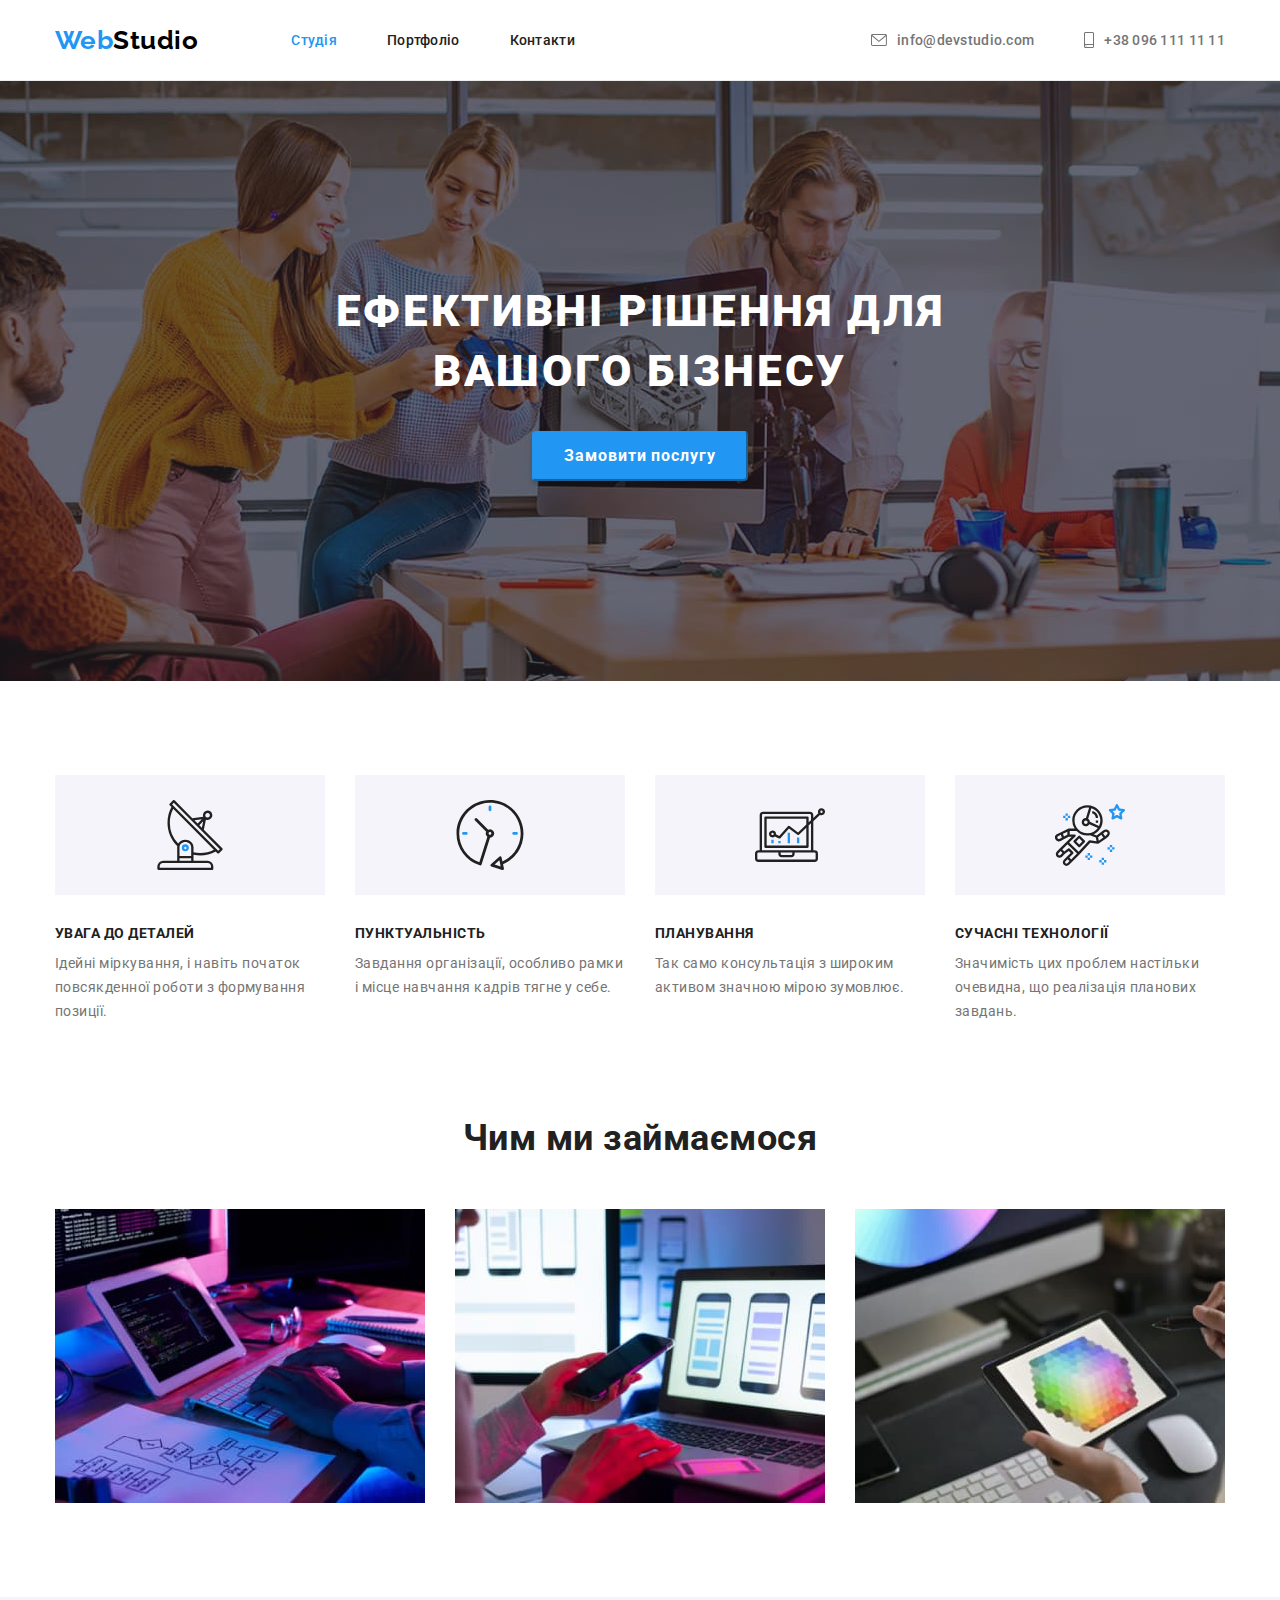
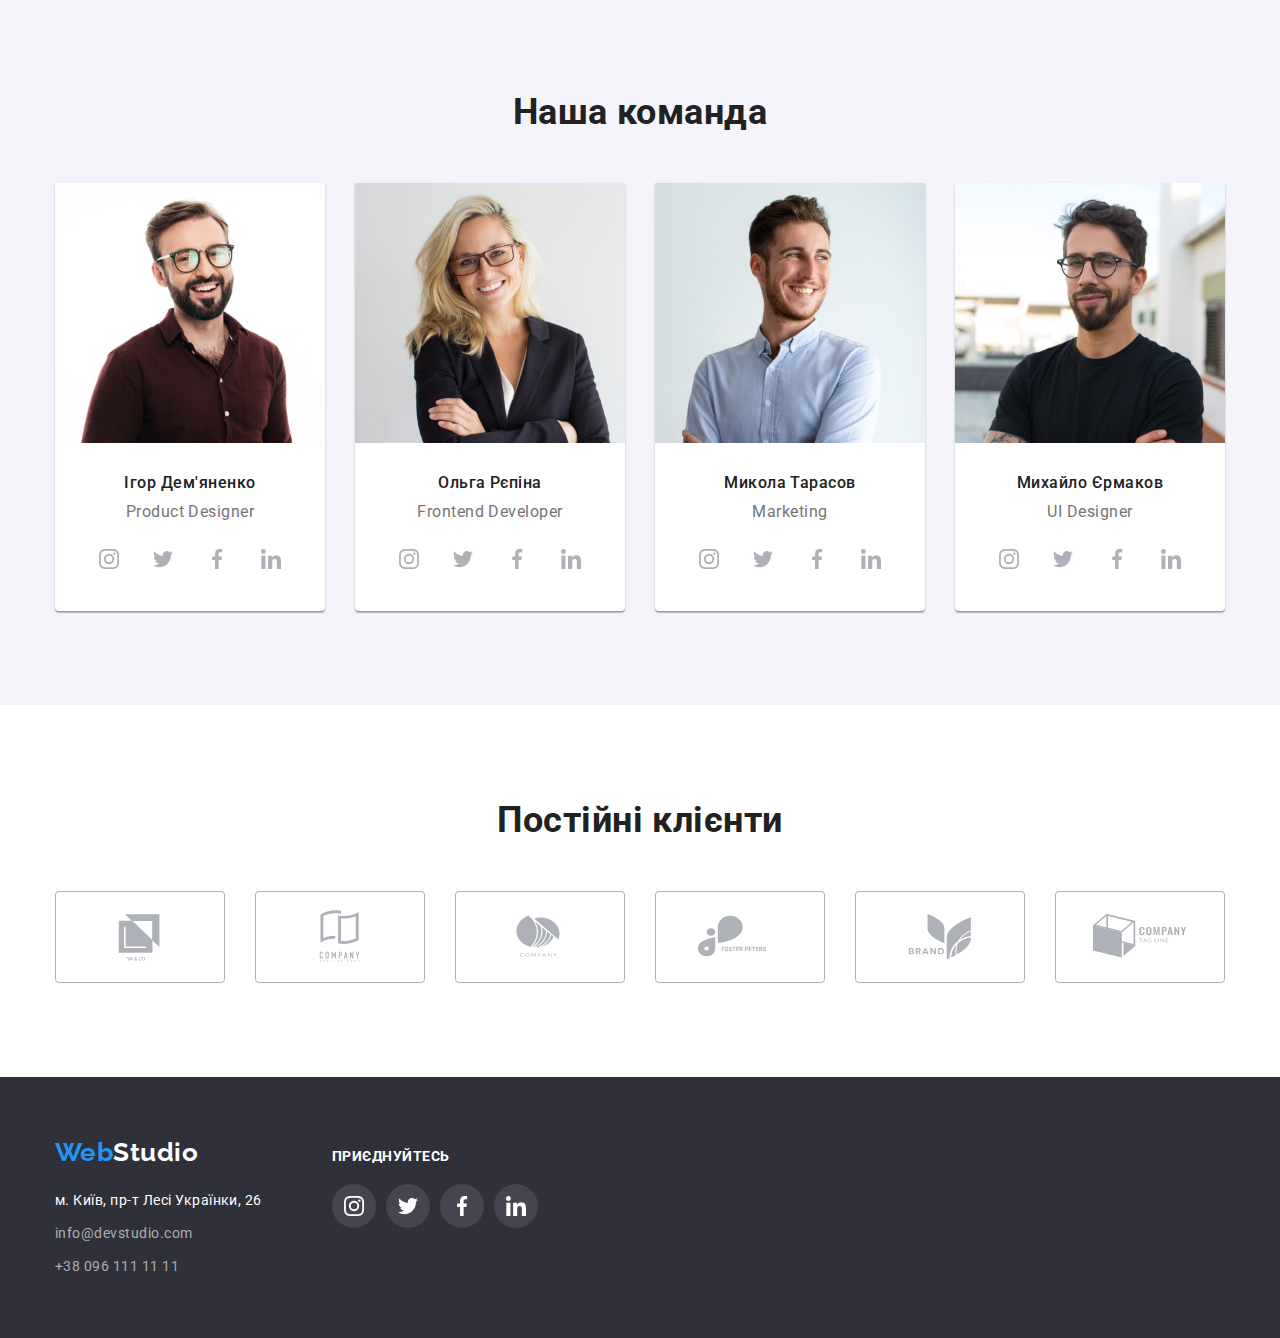
<file: index.html>
<!DOCTYPE html>
<html lang="uk">
  <head>
    <meta charset="utf-8" />
    <meta name="viewport" content="width=device-width, initial-scale=1.0" />
    <title>WebStudio</title>
    <link rel="preconnect" href="https://fonts.googleapis.com" />
    <link rel="preconnect" href="https://fonts.gstatic.com" crossorigin />
    <link
      href="https://fonts.googleapis.com/css2?family=Raleway:wght@700&family=Roboto:wght@400;500;700;900&display=swap"
      rel="stylesheet"
    />
    <link
      rel="stylesheet"
      href="https://cdnjs.cloudflare.com/ajax/libs/modern-normalize/1.1.0/modern-normalize.min.css"
    />
    <link rel="stylesheet" href="./css/styles.css" />
  </head>

  <body>
    <header class="header">
      <div class="header-menu container">
        <nav class="main-nav">
          <a href="/" class="logo"><span class="logo-web">Web</span>Studio</a>
          <ul class="site-nav list-menu">
            <li class="item">
              <a class="link link-current" href="./index.html">Студія</a>
            </li>
            <li class="item">
              <a class="link" href="./portfolio.html">Портфоліо</a>
            </li>
            <li class="item"><a class="link" href="">Контакти</a></li>
          </ul>
        </nav>

        <ul class="list-contacts list">
          <li class="item">
            <a class="contact" href="mailto:info@devstudio.com">
              <svg width="16" height="12" class="contact-icon">
                <use href="./images/icons.svg#icon-envelope"></use>
              </svg>
              info@devstudio.com
            </a>
          </li>
          <li class="item">
            <a class="contact" href="tel:+380961111111">
              <svg width="10" height="16" class="contact-icon">
                <use href="./images/icons.svg#icon-smartphone"></use>
              </svg>
              +38 096 111 11 11
            </a>
          </li>
        </ul>
      </div>
    </header>
    <main>
      <section class="section hero">
        <div class="container">
          <h1 class="solutions">Ефективні рішення для вашого бізнесу</h1>
          <button class="order-button" type="button">Замовити послугу</button>
        </div>
      </section>
      <!-- Наші переваги -->
      <section class="section">
        <div class="container">
          <h2 class="advantages">Наші переваги</h2>
          <ul class="features list">
            <li class="list-features">
              <div class="cont-features-icon">
                <svg width="70" height="70" class="list-features-icon">
                  <use href="./images/icons.svg#icon-antenna"></use>
                </svg>
              </div>
              <h3 class="advantages-head">Увага до деталей</h3>
              <p class="section-par">
                Ідейні міркування, і навіть початок повсякденної роботи з
                формування позиції.
              </p>
            </li>
            <li class="list-features">
              <div class="cont-features-icon">
                <svg width="70" height="70" class="list-features-icon">
                  <use href="./images/icons.svg#icon-clock"></use>
                </svg>
              </div>
              <h3 class="advantages-head">Пунктуальність</h3>
              <p class="section-par">
                Завдання організації, особливо рамки і місце навчання кадрів
                тягне у себе.
              </p>
            </li>
            <li class="list-features">
              <div class="cont-features-icon">
                <svg width="70" height="70" class="list-features-icon">
                  <use href="./images/icons.svg#icon-diagram"></use>
                </svg>
              </div>
              <h3 class="advantages-head">Планування</h3>
              <p class="section-par">
                Так само консультація з широким активом значною мірою зумовлює.
              </p>
            </li>
            <li class="list-features">
              <div class="cont-features-icon">
                <svg width="70" height="70" class="list-features-icon">
                  <use href="./images/icons.svg#icon-astronaut"></use>
                </svg>
              </div>
              <h3 class="advantages-head">Сучасні технології</h3>
              <p class="section-par">
                Значимість цих проблем настільки очевидна, що реалізація
                планових завдань.
              </p>
            </li>
          </ul>
        </div>
      </section>
      <!-- Чим ми займаємося -->
      <section class="photos-work section">
        <div class="container">
          <h2 class="chapter">Чим ми займаємося</h2>
          <ul class="works list">
            <li>
              <img src="./images/pic1.jpg" alt="Фото лептоп" />
            </li>
            <li>
              <img src="./images/pic2.jpg" alt="Фото планшет" />
            </li>
            <li>
              <img src="./images/pic3.jpg" alt="Фото гаджет" />
            </li>
          </ul>
        </div>
      </section>
      <!-- Команда -->
      <section class="command section">
        <div class="container">
          <h2 class="chapter">Наша команда</h2>
          <ul class="employees list">
            <li class="employee">
              <img src="./images/photo1.jpg" alt="Фото співробітника 1" />
              <h3 class="name">Ігор Дем'яненко</h3>
              <p class="position" lang="en">Product Designer</p>
              <ul class="employee-net-list list">
                <li class="employee-net-item">
                  <a href="" class="employee-net-link">
                    <svg class="employee-net-icon" width="20" height="20">
                      <use href="./images/icons.svg#icon-instagram"></use>
                    </svg>
                  </a>
                </li>
                <li class="employee-net-item">
                  <a href="" class="employee-net-link">
                    <svg class="employee-net-icon" width="20" height="20">
                      <use href="./images/icons.svg#icon-twitter"></use>
                    </svg>
                  </a>
                </li>
                <li class="employee-net-item">
                  <a href="" class="employee-net-link">
                    <svg class="employee-net-icon" width="20" height="20">
                      <use href="./images/icons.svg#icon-facebook"></use>
                    </svg>
                  </a>
                </li>
                <li class="employee-net-item">
                  <a href="" class="employee-net-link">
                    <svg class="employee-net-icon" width="20" height="20">
                      <use href="./images/icons.svg#icon-linkedin"></use>
                    </svg>
                  </a>
                </li>
              </ul>
            </li>
            <li class="employee">
              <img src="./images/photo2.jpg" alt="Фото співробітника 2" />
              <h3 class="name">Ольга Рєпіна</h3>
              <p class="position" lang="en">Frontend Developer</p>
              <ul class="employee-net-list list">
                <li class="employee-net-item">
                  <a href="" class="employee-net-link">
                    <svg class="employee-net-icon" width="20" height="20">
                      <use href="./images/icons.svg#icon-instagram"></use>
                    </svg>
                  </a>
                </li>
                <li class="employee-net-item">
                  <a href="" class="employee-net-link">
                    <svg class="employee-net-icon" width="20" height="20">
                      <use href="./images/icons.svg#icon-twitter"></use>
                    </svg>
                  </a>
                </li>
                <li class="employee-net-item">
                  <a href="" class="employee-net-link">
                    <svg class="employee-net-icon" width="20" height="20">
                      <use href="./images/icons.svg#icon-facebook"></use>
                    </svg>
                  </a>
                </li>
                <li class="employee-net-item">
                  <a href="" class="employee-net-link">
                    <svg class="employee-net-icon" width="20" height="20">
                      <use href="./images/icons.svg#icon-linkedin"></use>
                    </svg>
                  </a>
                </li>
              </ul>
            </li>
            <li class="employee">
              <img src="./images/photo3.jpg" alt="Фото співробітника 3" />
              <h3 class="name">Микола Тарасов</h3>
              <p class="position" lang="en">Marketing</p>
              <ul class="employee-net-list list">
                <li class="employee-net-item">
                  <a href="" class="employee-net-link">
                    <svg class="employee-net-icon" width="20" height="20">
                      <use href="./images/icons.svg#icon-instagram"></use>
                    </svg>
                  </a>
                </li>
                <li class="employee-net-item">
                  <a href="" class="employee-net-link">
                    <svg class="employee-net-icon" width="20" height="20">
                      <use href="./images/icons.svg#icon-twitter"></use>
                    </svg>
                  </a>
                </li>
                <li class="employee-net-item">
                  <a href="" class="employee-net-link">
                    <svg class="employee-net-icon" width="20" height="20">
                      <use href="./images/icons.svg#icon-facebook"></use>
                    </svg>
                  </a>
                </li>
                <li class="employee-net-item">
                  <a href="" class="employee-net-link">
                    <svg class="employee-net-icon" width="20" height="20">
                      <use href="./images/icons.svg#icon-linkedin"></use>
                    </svg>
                  </a>
                </li>
              </ul>
            </li>
            <li class="employee">
              <img src="./images/photo4.jpg" alt="Фото співробітника 4" />
              <h3 class="name">Михайло Єрмаков</h3>
              <p class="position" lang="en">UI Designer</p>
              <ul class="employee-net-list list">
                <li class="employee-net-item">
                  <a href="" class="employee-net-link">
                    <svg class="employee-net-icon" width="20" height="20">
                      <use href="./images/icons.svg#icon-instagram"></use>
                    </svg>
                  </a>
                </li>
                <li class="employee-net-item">
                  <a href="" class="employee-net-link">
                    <svg class="employee-net-icon" width="20" height="20">
                      <use href="./images/icons.svg#icon-twitter"></use>
                    </svg>
                  </a>
                </li>
                <li class="employee-net-item">
                  <a href="" class="employee-net-link">
                    <svg class="employee-net-icon" width="20" height="20">
                      <use href="./images/icons.svg#icon-facebook"></use>
                    </svg>
                  </a>
                </li>
                <li class="employee-net-item">
                  <a href="" class="employee-net-link">
                    <svg class="employee-net-icon" width="20" height="20">
                      <use href="./images/icons.svg#icon-linkedin"></use>
                    </svg>
                  </a>
                </li>
              </ul>
            </li>
          </ul>
        </div>
      </section>
      <!-- клієнти -->
      <section class="clients section">
        <div class="container">
          <h2 class="chapter">Постійні клієнти</h2>
          <ul class="clients-list list">
            <li class="client-item">
              <a href="" class="client-link">
                <svg class="client-icon" width="106" height="60">
                  <use href="./images/icons.svg#icon-Logo"></use>
                </svg>
              </a>
            </li>
            <li class="client-item">
              <a href="" class="client-link">
                <svg class="client-icon" width="106" height="60">
                  <use href="./images/icons.svg#icon-Logo-1"></use>
                </svg>
              </a>
            </li>
            <li class="client-item">
              <a href="" class="client-link">
                <svg class="client-icon" width="106" height="60">
                  <use href="./images/icons.svg#icon-Logo-2"></use>
                </svg>
              </a>
            </li>
            <li class="client-item">
              <a href="" class="client-link">
                <svg class="client-icon" width="106" height="60">
                  <use href="./images/icons.svg#icon-Logo-3"></use>
                </svg>
              </a>
            </li>
            <li class="client-item">
              <a href="" class="client-link">
                <svg class="client-icon" width="106" height="60">
                  <use href="./images/icons.svg#icon-Logo-4"></use>
                </svg>
              </a>
            </li>
            <li class="client-item">
              <a href="" class="client-link">
                <svg class="client-icon" width="106" height="60">
                  <use href="./images/icons.svg#icon-Logo-5"></use>
                </svg>
              </a>
            </li>
          </ul>
        </div>
      </section>
    </main>
    <footer class="footer-contacts">
      <div class="footer-box container">
        <div class="footer-info">
          <a href="#" class="logo-footer"
            ><span class="logo-web">Web</span>Studio</a
          >
          <address>
            <ul class="list">
              <li class="footer-item">
                <a
                  class="footer-address"
                  href="https://goo.gl/maps/CPtrU1FHBa2aNyZL9"
                  target="_blank"
                  rel="noopener noreferrer nofollow"
                  >м. Київ, пр-т Лесі Українки, 26</a
                >
              </li>
              <li class="footer-item">
                <a class="connect-footer" href="mailto:info@devstudio.com"
                  >info@devstudio.com</a
                >
              </li>
              <li class="footer-item">
                <a class="connect-footer" href="tel:+380961111111"
                  >+38 096 111 11 11</a
                >
              </li>
            </ul>
          </address>
        </div>
        <div class="footer-net">
          <p class="footer-net-title">Приєднуйтесь</p>
          <ul class="footer-net-list list">
            <li class="employee-net-item">
              <a href="" class="footer-net-link">
                <svg class="footer-net-icon" width="20" height="20">
                  <use href="./images/icons.svg#icon-instagram"></use>
                </svg>
              </a>
            </li>
            <li class="employee-net-item">
              <a href="" class="footer-net-link">
                <svg class="footer-net-icon" width="20" height="20">
                  <use href="./images/icons.svg#icon-twitter"></use>
                </svg>
              </a>
            </li>
            <li class="employee-net-item">
              <a href="" class="footer-net-link">
                <svg class="footer-net-icon" width="20" height="20">
                  <use href="./images/icons.svg#icon-facebook"></use>
                </svg>
              </a>
            </li>
            <li class="employee-net-item">
              <a href="" class="footer-net-link">
                <svg class="footer-net-icon" width="20" height="20">
                  <use href="./images/icons.svg#icon-linkedin"></use>
                </svg>
              </a>
            </li>
          </ul>
        </div>
      </div>
    </footer>
  </body>
</html>
</file>
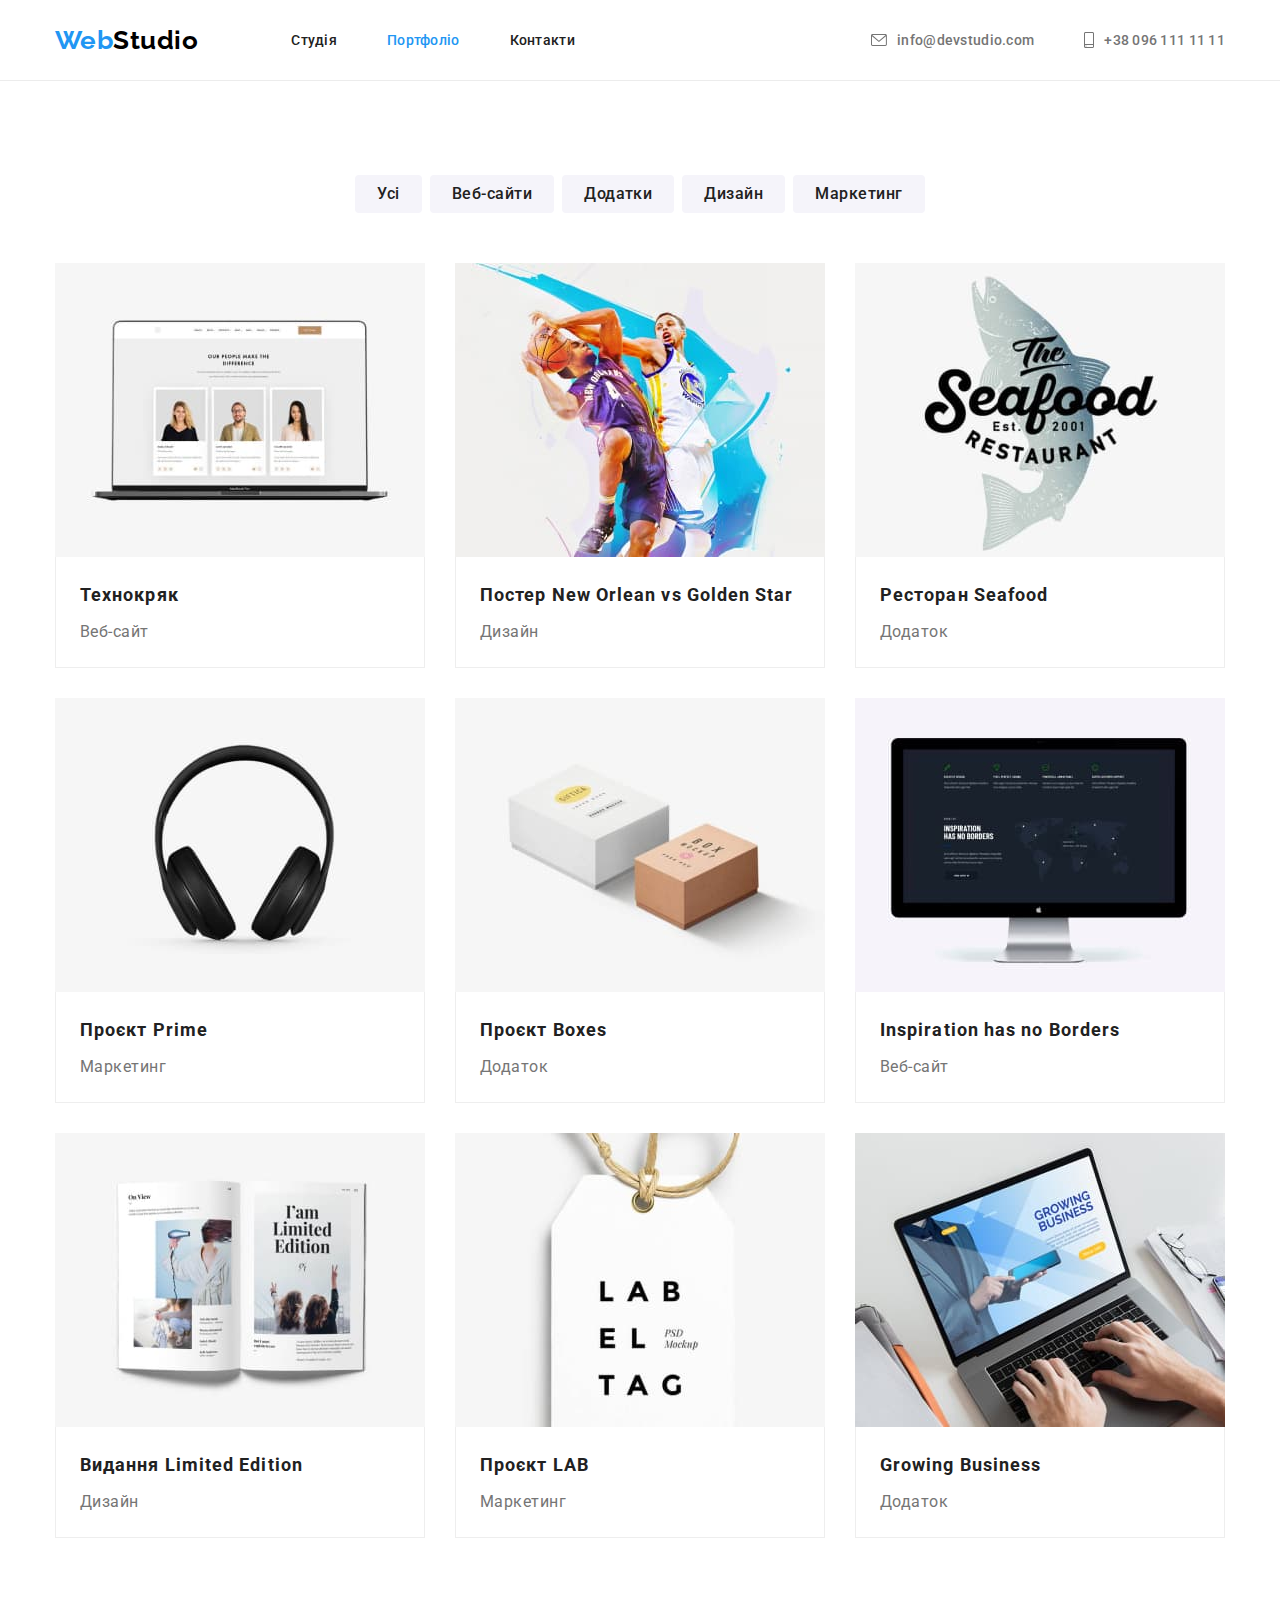
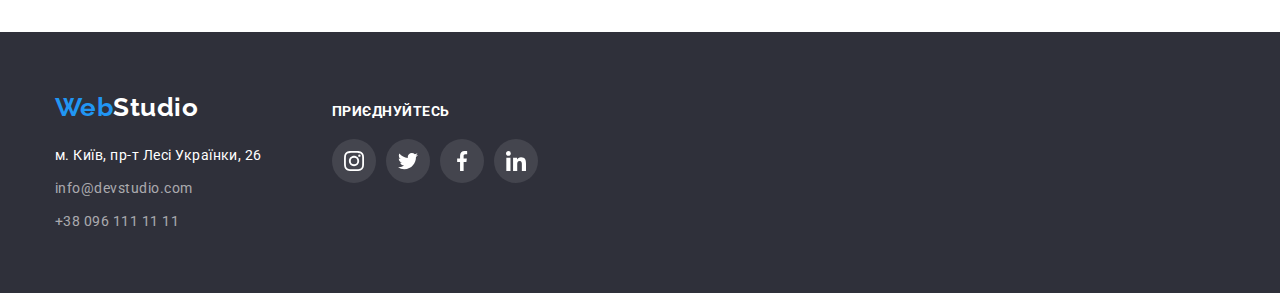
<file: portfolio.html>
<!DOCTYPE html>
<html lang="uk">
  <head>
    <meta charset="utf-8" />
    <meta name="viewport" content="width=device-width, initial-scale=1.0" />
    <title>WebStudio</title>
    <link rel="preconnect" href="https://fonts.googleapis.com" />
    <link rel="preconnect" href="https://fonts.gstatic.com" crossorigin />
    <link
      href="https://fonts.googleapis.com/css2?family=Raleway:wght@700&family=Roboto:wght@400;500;700;900&display=swap"
      rel="stylesheet"
    />
    <link
      rel="stylesheet"
      href="https://cdnjs.cloudflare.com/ajax/libs/modern-normalize/1.1.0/modern-normalize.min.css"
    />
    <link rel="stylesheet" href="./css/styles.css" />
  </head>

  <body>
    <header class="header">
      <div class="header-menu container">
        <nav class="main-nav">
          <a href="/" class="logo"><span class="logo-web">Web</span>Studio</a>
          <ul class="site-nav list-menu">
            <li class="item">
              <a class="link" href="./index.html">Студія</a>
            </li>
            <li class="item">
              <a class="link link-current" href="./portfolio.html">Портфоліо</a>
            </li>
            <li class="item"><a class="link" href="">Контакти</a></li>
          </ul>
        </nav>

        <ul class="list-contacts list">
          <li class="item">
            <a class="contact" href="mailto:info@devstudio.com">
              <svg width="16" height="12" class="contact-icon">
                <use href="./images/icons.svg#icon-envelope"></use>
              </svg>
              info@devstudio.com
            </a>
          </li>
          <li class="item">
            <a class="contact" href="tel:+380961111111">
              <svg width="10" height="16" class="contact-icon">
                <use href="./images/icons.svg#icon-smartphone"></use>
              </svg>
              +38 096 111 11 11
            </a>
          </li>
        </ul>
      </div>
    </header>
    <main>
      <section class="portfolio">
        <div class="container">
          <ul class="product-buttons list">
            <li>
              <button class="button-filter" type="button">Усі</button>
            </li>
            <li>
              <button class="button-filter" type="Button">Веб-сайти</button>
            </li>
            <li>
              <button class="button-filter" type="Button">Додатки</button>
            </li>
            <li>
              <button class="button-filter" type="Button">Дизайн</button>
            </li>
            <li>
              <button class="button-filter" type="Button">Маркетинг</button>
            </li>
          </ul>
          <ul class="products list">
            <li>
              <a class="product-ref" href="">
                <img
                  src="./images/product1.jpg"
                  alt="Екран Сайту Технокряк"
                  width="370"
                />
                <div class="product-item">
                  <h3 class="product-name">Технокряк</h3>
                  <p class="product-kind">Веб-сайт</p>
                </div>
              </a>
            </li>
            <li>
              <a class="product-ref" href="">
                <img
                  src="./images/product2.jpg"
                  alt="Постер баскетбольної гри"
                  width="370"
                />
                <div class="product-item">
                  <h3 class="product-name">Постер New Orlean vs Golden Star</h3>
                  <p class="product-kind">Дизайн</p>
                </div>
              </a>
            </li>
            <li>
              <a class="product-ref" href="">
                <img
                  src="./images/product3.jpg"
                  alt="Заставка додатка ресторану"
                  width="370"
                />
                <div class="product-item">
                  <h3 class="product-name">Ресторан Seafood</h3>
                  <p class="product-kind">Додаток</p>
                </div>
              </a>
            </li>
            <li>
              <a class="product-ref" href="">
                <img
                  src="./images/product4.jpg"
                  alt="Фото навушників"
                  width="370"
                />
                <div class="product-item">
                  <h3 class="product-name">Проєкт Prime</h3>
                  <p class="product-kind">Маркетинг</p>
                </div>
              </a>
            </li>
            <li>
              <a class="product-ref" href="">
                <img
                  src="./images/product5.jpg"
                  alt="дві коробки"
                  width="370"
                />
                <div class="product-item">
                  <h3 class="product-name">Проєкт Boxes</h3>
                  <p class="product-kind">Додаток</p>
                </div>
              </a>
            </li>
            <li>
              <a class="product-ref" href="">
                <img
                  src="./images/product6.jpg"
                  alt="Екран Сайту Inspiration has no Borders"
                  width="370"
                />
                <div class="product-item">
                  <h3 class="product-name">Inspiration has no Borders</h3>
                  <p class="product-kind">Веб-сайт</p>
                </div>
              </a>
            </li>
            <li>
              <a class="product-ref" href="">
                <img
                  src="./images/product7.jpg"
                  alt="Розгорнута книга"
                  width="370"
                />
                <div class="product-item">
                  <h3 class="product-name">Видання Limited Edition</h3>
                  <p class="product-kind">Дизайн</p>
                </div>
              </a>
            </li>
            <li>
              <a class="product-ref" href="">
                <img
                  src="./images/product8.jpg"
                  alt="Паперовий ярлик"
                  width="370"
                />
                <div class="product-item">
                  <h3 class="product-name">Проєкт LAB</h3>
                  <p class="product-kind">Маркетинг</p>
                </div>
              </a>
            </li>
            <li>
              <a class="product-ref" href="">
                <img
                  src="./images/product9.jpg"
                  alt="Лептоп заставка Growing Business"
                  width="370"
                />
                <div class="product-item">
                  <h3 class="product-name">Growing Business</h3>
                  <p class="product-kind">Додаток</p>
                </div>
              </a>
            </li>
          </ul>
        </div>
      </section>
    </main>
    <footer class="footer-contacts">
      <div class="footer-box container">
        <div class="footer-info">
          <a href="#" class="logo-footer"
            ><span class="logo-web">Web</span>Studio</a
          >
          <address>
            <ul class="list">
              <li class="footer-item">
                <a
                  class="footer-address"
                  href="https://goo.gl/maps/CPtrU1FHBa2aNyZL9"
                  target="_blank"
                  rel="noopener noreferrer nofollow"
                  >м. Київ, пр-т Лесі Українки, 26</a
                >
              </li>
              <li class="footer-item">
                <a class="connect-footer" href="mailto:info@devstudio.com"
                  >info@devstudio.com</a
                >
              </li>
              <li class="footer-item">
                <a class="connect-footer" href="tel:+380961111111"
                  >+38 096 111 11 11</a
                >
              </li>
            </ul>
          </address>
        </div>
        <div class="footer-net">
          <p class="footer-net-title">Приєднуйтесь</p>
          <ul class="footer-net-list list">
            <li class="employee-net-item">
              <a href="" class="footer-net-link">
                <svg class="footer-net-icon" width="20" height="20">
                  <use href="./images/icons.svg#icon-instagram"></use>
                </svg>
              </a>
            </li>
            <li class="employee-net-item">
              <a href="" class="footer-net-link">
                <svg class="footer-net-icon" width="20" height="20">
                  <use href="./images/icons.svg#icon-twitter"></use>
                </svg>
              </a>
            </li>
            <li class="employee-net-item">
              <a href="" class="footer-net-link">
                <svg class="footer-net-icon" width="20" height="20">
                  <use href="./images/icons.svg#icon-facebook"></use>
                </svg>
              </a>
            </li>
            <li class="employee-net-item">
              <a href="" class="footer-net-link">
                <svg class="footer-net-icon" width="20" height="20">
                  <use href="./images/icons.svg#icon-linkedin"></use>
                </svg>
              </a>
            </li>
          </ul>
        </div>
      </div>
    </footer>
  </body>
</html>
</file>
<file: css/styles.css>
*,
*::before,
*::after {
  box-sizing: border-box;
}
:root {
  --main-back-color: #ffffff;
  --add-back-color: #f5f4fa;
  --alt-color: #757575;
  --focus-color: #2196f3;
  --main-font-color: #212121;
}

body {
  background-color: var(--main-back-color);
  color: var(--main-font-color);
  font-family: "Roboto", sans-serif;
  letter-spacing: 0.03em;
}
h1,
h2,
h3,
p,
ul {
  margin: 0;
  padding: 0;
}
.container {
  width: 100%;
  margin-left: auto;
  margin-right: auto;
  width: 1200px;
  padding-left: 15px;
  padding-right: 15px;
}
.list {
  margin: 0;
  padding: 0;
  list-style: none;
}
.header {
  border-bottom: 1px solid #ececec;
}
.header-menu {
  display: flex;
}

.main-nav {
  display: flex;
  align-items: center;
  background-color: var(--main-back-color);
}
.logo {
  margin-right: 93px;
  padding-bottom: 24px;
  padding-top: 25px;

  font-family: "Raleway";
  font-style: normal;
  font-weight: 700;
  font-size: 26px;
  line-height: calc(31 / 26);
  color: #000000;
  text-decoration: none;
}
.logo-web {
  color: var(--focus-color);
  font-family: "Raleway";
  font-style: normal;
  font-weight: 700;
  font-size: 26px;
  line-height: calc(31 / 26);
  text-decoration: none;
}
.site-nav {
  display: flex;
}
.list-menu {
  display: flex;
  list-style: none;
}

/*.site-nav .item {
  margin-right: 40px;
}*/
.site-nav .item:not(:last-child) {
  margin-right: 50px;
}
.site-nav .link {
  display: block;
  /* background-color: tomato; */
  padding: 20px 0;

  font-weight: 500;
  font-size: 14px;
  line-height: calc(16 / 14);
  letter-spacing: 0.02em;
  color: var(--main-font-color);
  text-decoration: none;
  cursor: pointer;
}
.site-nav .link:hover,
.site-nav .link:focus {
  color: var(--focus-color);
}
.site-nav .link-current {
  color: var(--focus-color);
}
.list-contacts {
  display: flex;
  margin-left: auto;
  align-items: center;
}
.list-contacts .item + .item {
  margin-left: 50px;
}
.contact {
  display: flex;
  align-items: center;
  padding: 20px 0;
  display: flex;
  align-items: center;

  color: var(--alt-color);
  text-decoration: none;
  font-weight: 500;
  font-size: 14px;
  line-height: calc(16 / 14);
  letter-spacing: 0.02em;
}
.contact:hover,
.contact:focus {
  color: var(--focus-color);
}

.contact-icon {
  align-items: center;

  fill: var(--alt-color);
  margin-right: 10px;
}
.contact:hover .contact-icon,
.contact:focus .contact-icon {
  fill: var(--focus-color);
}

.section {
  padding-top: 94px;
  padding-bottom: 0px;
}
.hero {
  max-width: 1600px;
  height: 600px;
  padding-top: 200px;
  background-color: #2f303a;
  text-align: center;
  margin-left: auto;
  margin-right: auto;
  background-image: linear-gradient(
      rgba(47, 48, 58, 0.4),
      rgba(47, 48, 58, 0.4)
    ),
    url(../images/collegues.jpg);
  background-position: center;
  background-repeat: no-repeat;

  padding-bottom: 200px;
}
.solutions {
  display: block;
  max-width: 696px;
  margin-bottom: 30px;
  margin-left: auto;
  margin-right: auto;

  font-weight: 900;
  font-size: 44px;
  line-height: calc(60 / 44);
  letter-spacing: 0.06em;
  text-transform: uppercase;
  text-align: center;
  color: var(--main-back-color);
}
.order-button {
  /* display: inline-block; */
  padding: 8px 28px;
  min-width: 216px;
  box-shadow: 0px 4px 4px rgba(0, 0, 0, 0.15);
  border-color: var(--focus-color);
  border-radius: 4px;

  background-color: var(--focus-color);
  font-family: "Roboto";
  font-weight: 700;
  font-size: 16px;
  line-height: calc(30 / 16);
  align-items: center;
  text-align: center;
  letter-spacing: 0.06em;
  color: var(--main-back-color);
  cursor: pointer;
}
.advantages {
  position: absolute;
  white-space: nowrap;
  width: 1px;
  height: 1px;
  overflow: hidden;
  border: 0;
  padding: 0;
  clip: rect(0 0 0 0);
  clip-path: inset(50%);
  margin: -1px;
}
.features {
  display: flex;
  gap: 30px;
}

.list-features {
  display: block;
  /*width: 270px;
  height: 120px;*/
  /* background-position: center; */
  /* background-repeat: no-repeat; */
  /* background-size: auto; */
}

.cont-features-icon {
  display: flex;
  align-items: center;
  justify-content: center;
  width: 270px;
  min-height: 120px;
  /* padding: 25px 0 25px; */
  margin-bottom: 30px;
  background-color: var(--add-back-color);
}

.list-features-icon {
  display: block;
  /* margin-left: auto; */
  /* margin-right: auto; */
}

/* .list-features:nth-child(1)::before {
  background-image: url(../images/antenna\ 1.svg); */
/* } */

.advantages-head {
  display: block;
  /* margin-top: 30px; */
  margin-bottom: 10px;

  font-weight: 700;
  font-size: 14px;
  line-height: calc(16 / 14);
  text-transform: uppercase;
}
.section-par {
  margin-top: 0;

  color: var(--alt-color);
  font-size: 14px;
  line-height: calc(24 / 14);
}
.photos-work {
  padding-bottom: 94px;
}
.works {
  /* padding-bottom: 94px; */
  display: flex;
  gap: 30px;
  justify-content: space-between;
}
img {
  display: block;
  max-width: 100%;
  height: auto;
}
.chapter {
  text-align: center;
  margin-top: 0;
  margin-bottom: 50px;

  font-weight: 700;
  font-size: 36px;
  line-height: calc(42 / 36);
}
.command {
  text-align: center;
  /* padding-top: 94px; */
  padding-bottom: 94px;

  background-color: var(--add-back-color);
}
.employees {
  display: flex;
  gap: 30px;
  justify-content: space-between;
}
.employee {
  margin-top: 0;
  /* margin-bottom: 10px; */
  box-shadow: 0px 1px 3px rgba(0, 0, 0, 0.12), 0px 1px 1px rgba(0, 0, 0, 0.14),
    0px 2px 1px rgba(0, 0, 0, 0.2);
  border-radius: 0px 0px 4px 4px;
  background-color: var(--main-back-color);
}

.name {
  display: block;
  padding-top: 30px;
  margin-bottom: 10px;

  font-weight: 500;
  font-size: 16px;
  line-height: calc(19 / 16);
}
.position {
  display: block;
  margin-top: 0;
  margin-bottom: 16px;
  /* padding-bottom: 30px; */

  font-size: 16px;
  line-height: calc(19 / 16);
  color: var(--alt-color);
}

.employee-net-list {
  display: flex;
  justify-content: center;
  gap: 10px;
  padding-bottom: 30px;
}

.employee-net-item {
  display: inline-block;
  justify-content: center;
}

.employee-net-link {
  width: 44px;
  height: 44px;
  display: flex;
  align-items: center;
  justify-content: center;
  background-color: var(--main-back-color);
  border-radius: 50%;
  color: var(--main-back-color);
}
.employee-net-link:hover,
.employee-net-link:focus {
  background-color: var(--focus-color);
}
.employee-net-link:hover .employee-net-icon,
.employee-net-link:focus .employee-net-icon {
  fill: currentColor;
}
.employee-net-icon {
  fill: #afb1b8;
}

.clients {
  padding-bottom: 94px;
}
.clients-list {
  display: flex;
  gap: 30px;
  justify-content: space-between;
}

.client-item:hover,
.client-item:focus {
  /* border: 1px solid var(--focus-color); */
  /* cursor: pointer; */
}

.client-icon {
  fill: #afb1b8;
}
.client-link {
  display: flex;
  align-self: center;
  align-items: center;
  justify-content: center;

  /* padding: 16px 32px; */
  width: 170px;
  height: 92px;
  border: 1px solid #afb1b8;
  border-radius: 4px;
}
.client-link:hover,
.client-link:focus {
  color: var(--focus-color);
  border-color: var(--focus-color);
}

.client-link:hover .client-icon,
.client-link:focus .client-icon {
  fill: var(--focus-color);
}

.footer-contacts {
  /* padding-left: 215px; */
  max-width: 1600px;
  margin-left: auto;
  margin-right: auto;
  padding-top: 60px;
  padding-bottom: 60px;

  background-color: #2f303a;
}

.logo-footer {
  display: block;
  margin-bottom: 20px;

  text-decoration: none;
  color: var(--main-back-color);
  font-family: "Raleway";
  font-weight: 700;
  font-size: 26px;
  line-height: calc(31 / 26);
}
.footer-address {
  text-decoration: none;
  font-size: 14px;
  line-height: calc(24 / 14);
  font-style: normal;
  color: var(--main-back-color);
}
.footer-address:hover,
.footer-address:focus {
  color: var(--focus-color);
}
.connect-footer {
  font-size: 14px;
  line-height: 24px;
  color: rgba(255, 255, 255, 0.6);
  font-style: normal;
  text-decoration: none;
}
.connect-footer:hover,
.connect-footer:focus {
  color: var(--focus-color);
}
.footer-item {
  margin-bottom: 9px;
}

.footer-item:last-of-type {
  margin-bottom: 0;
}
.footer-box {
  display: flex;
  align-items: baseline;
}
.footer-net {
  color: var(--main-back-color);
  /* margin-top: 12px; */
  margin-left: 70px;
}
.footer-net-title {
  display: block;

  font-weight: 700;
  font-size: 14px;
  line-height: calc(16 / 14);
  text-transform: uppercase;

  margin-bottom: 20px;
}
.footer-net-list {
  display: flex;

  justify-content: center;
  gap: 10px;
}
.footer-net-link {
  width: 44px;
  height: 44px;
  display: flex;
  align-items: center;
  justify-content: center;
  background-color: rgba(255, 255, 255, 0.1);
  border-radius: 50%;
  color: var(--main-back-color);
}
.footer-net-link:hover,
.footer-net-link:focus {
  background-color: var(--focus-color);
}

.footer-net-icon {
  fill: currentColor;
}

.portfolio {
  padding-top: 94px;
  padding-bottom: 94px;
}

.product-buttons {
  display: flex;
  justify-content: center;
  gap: 8px;
  margin-bottom: 50px;
}

.button-filter {
  display: block;
  border: none;
  border-color: 1px solid transparent;

  border-radius: 4px;
  padding: 6px 22px;

  font-weight: 500;
  font-size: 16px;
  line-height: calc(26 / 16);
  color: var(--main-font-color);
  font-family: "Roboto", sans-serif;
  letter-spacing: 0.03em;
  background-color: var(--add-back-color);
  cursor: pointer;
}
.button-filter:hover,
.button-filter:focus {
  background-color: var(--focus-color);
  color: var(--main-back-color);
  box-shadow: 0px 3px 1px rgba(0, 0, 0, 0.1), 0px 1px 2px rgba(0, 0, 0, 0.08),
    0px 2px 2px rgba(0, 0, 0, 0.12);
}

.product-ref {
  display: block;
  text-decoration: none;
  color: var(--main-font-color);
}

.product-ref:hover,
.product-ref:focus {
  box-shadow: 0px 4px 4px 0px rgba(0, 0, 0, 0.25);
}

.products {
  display: flex;
  flex-wrap: wrap;
  /* background-color: tomato; */
  padding-right: 0;
  gap: 30px;

  flex-basis: calc((100% - 60px) / 3);
}
.product-name {
  display: block;
  margin-bottom: 4px;

  font-weight: 700;
  font-size: 18px;
  line-height: calc(36 / 18);
  letter-spacing: 0.06em;
}
.product-item {
  padding-top: 20px;
  padding-bottom: 20px;
  padding-left: 24px;

  border: 1px solid #eeeeee;
  border-top: none;
}

/* .product-item:nth-child(3n) { */
/* margin-right: 0;} */

.product-kind {
  display: block;

  font-size: 16px;
  line-height: calc(30 / 16);
  color: var(--alt-color);
}
</file>
